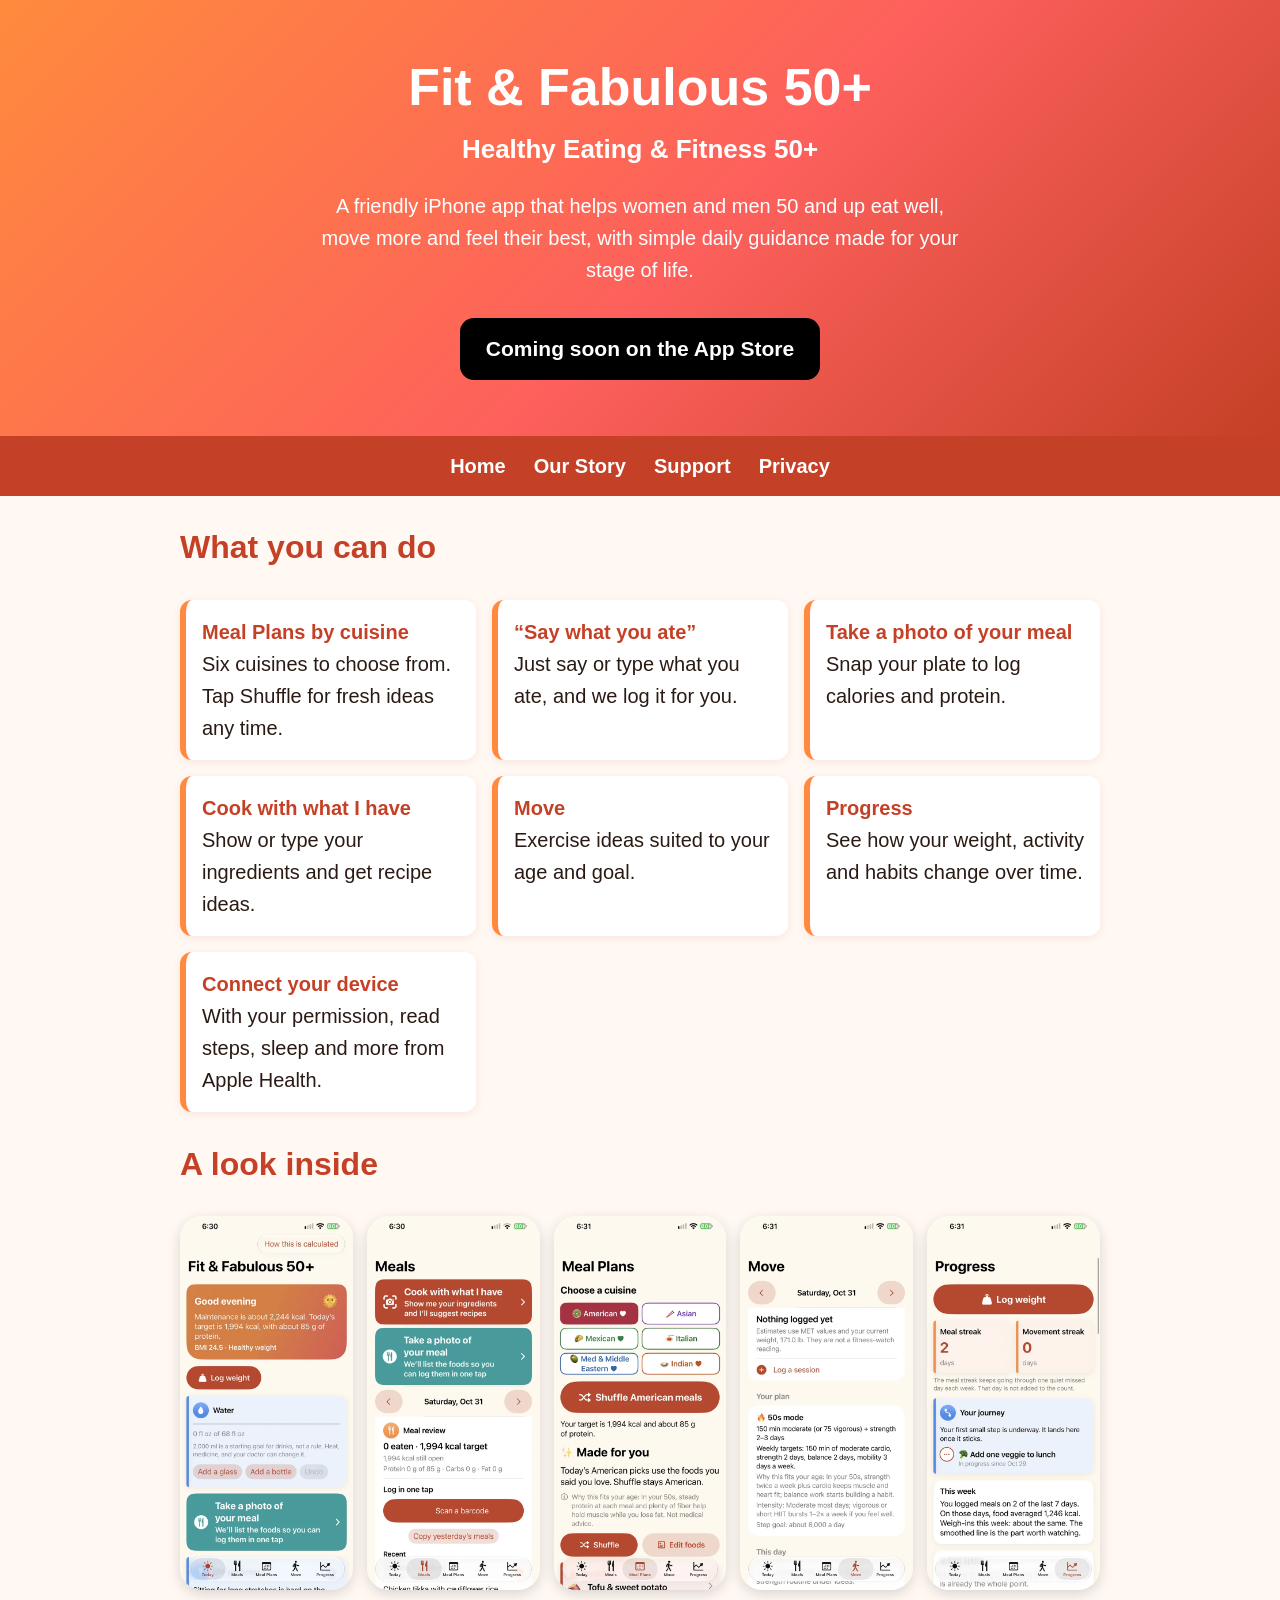
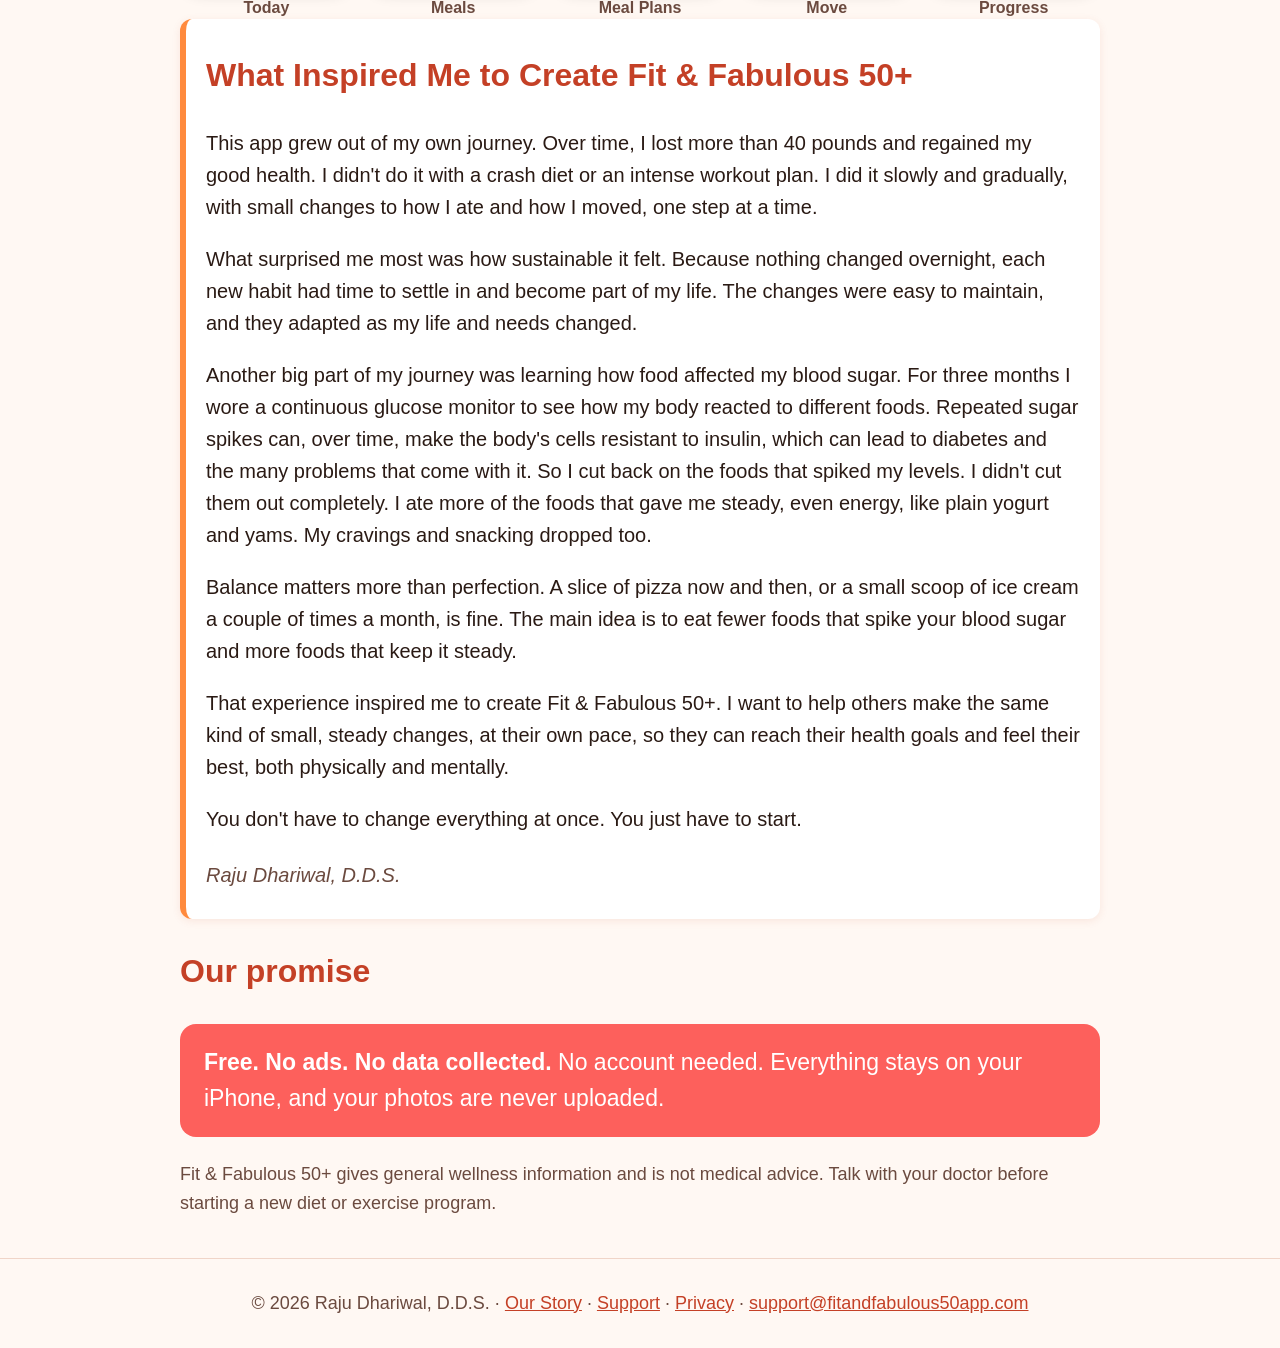
<file: index.html>
<!DOCTYPE html><html lang="en"><head><meta charset="utf-8"><meta name="viewport" content="width=device-width,initial-scale=1">
<title>Fit &amp; Fabulous 50+ – Healthy Eating &amp; Fitness 50+</title><meta name="description" content="A free, simple iPhone app to help women and men 50 and up eat well, move more and feel their best. No ads, no data collected.">
<link rel="stylesheet" href="/style.css"></head><body>
<header class="top"><div class="wrap"><h1>Fit &amp; Fabulous 50+</h1><div class="sub">Healthy Eating &amp; Fitness 50+</div>
<p>A friendly iPhone app that helps women and men 50 and up eat well, move more and feel their best, with simple daily guidance made for your stage of life.</p>
<span class="badge" role="img" aria-label="Coming soon on the App Store"> Coming soon on the App Store</span></div></header>
<nav><a href="/">Home</a><a href="#story">Our Story</a><a href="/support/">Support</a><a href="/privacy/">Privacy</a></nav>
<main class="wrap">
<h2>What you can do</h2><ul class="features">
<li><b>Meal Plans by cuisine</b>Six cuisines to choose from. Tap Shuffle for fresh ideas any time.</li>
<li><b>“Say what you ate”</b>Just say or type what you ate, and we log it for you.</li>
<li><b>Take a photo of your meal</b>Snap your plate to log calories and protein.</li>
<li><b>Cook with what I have</b>Show or type your ingredients and get recipe ideas.</li>
<li><b>Move</b>Exercise ideas suited to your age and goal.</li>
<li><b>Progress</b>See how your weight, activity and habits change over time.</li>
<li><b>Connect your device</b>With your permission, read steps, sleep and more from Apple Health.</li></ul>
<h2>A look inside</h2><div class="shots">
<figure><img src="/images/today.webp" alt="Today" width="600" height="1298" loading="lazy"><figcaption>Today</figcaption></figure>
<figure><img src="/images/meals.webp" alt="Meals" width="600" height="1298" loading="lazy"><figcaption>Meals</figcaption></figure>
<figure><img src="/images/mealplans.webp" alt="Meal Plans" width="600" height="1298" loading="lazy"><figcaption>Meal Plans</figcaption></figure>
<figure><img src="/images/move.webp" alt="Move" width="600" height="1298" loading="lazy"><figcaption>Move</figcaption></figure>
<figure><img src="/images/progress.webp" alt="Progress" width="600" height="1298" loading="lazy"><figcaption>Progress</figcaption></figure>
</div>
<section id="story" class="story">
<h2>What Inspired Me to Create Fit &amp; Fabulous 50+</h2>
<p>This app grew out of my own journey. Over time, I lost more than 40 pounds and regained my good health. I didn't do it with a crash diet or an intense workout plan. I did it slowly and gradually, with small changes to how I ate and how I moved, one step at a time.</p>
<p>What surprised me most was how sustainable it felt. Because nothing changed overnight, each new habit had time to settle in and become part of my life. The changes were easy to maintain, and they adapted as my life and needs changed.</p>
<p>Another big part of my journey was learning how food affected my blood sugar. For three months I wore a continuous glucose monitor to see how my body reacted to different foods. Repeated sugar spikes can, over time, make the body's cells resistant to insulin, which can lead to diabetes and the many problems that come with it. So I cut back on the foods that spiked my levels. I didn't cut them out completely. I ate more of the foods that gave me steady, even energy, like plain yogurt and yams. My cravings and snacking dropped too.</p>
<p>Balance matters more than perfection. A slice of pizza now and then, or a small scoop of ice cream a couple of times a month, is fine. The main idea is to eat fewer foods that spike your blood sugar and more foods that keep it steady.</p>
<p>That experience inspired me to create Fit &amp; Fabulous 50+. I want to help others make the same kind of small, steady changes, at their own pace, so they can reach their health goals and feel their best, both physically and mentally.</p>
<p>You don't have to change everything at once. You just have to start.</p>
<p class="signature"><em>Raju Dhariwal, D.D.S.</em></p>
</section>
<h2>Our promise</h2><p class="promise"><strong>Free. No ads. No data collected.</strong> No account needed. Everything stays on your iPhone, and your photos are never uploaded.</p>
<p class="note">Fit &amp; Fabulous 50+ gives general wellness information and is not medical advice. Talk with your doctor before starting a new diet or exercise program.</p>
</main><footer>© 2026 Raju Dhariwal, D.D.S. · <a href="#story">Our Story</a> · <a href="/support/">Support</a> · <a href="/privacy/">Privacy</a> · <a href="mailto:support@fitandfabulous50app.com">support@fitandfabulous50app.com</a></footer></body></html>
</file>
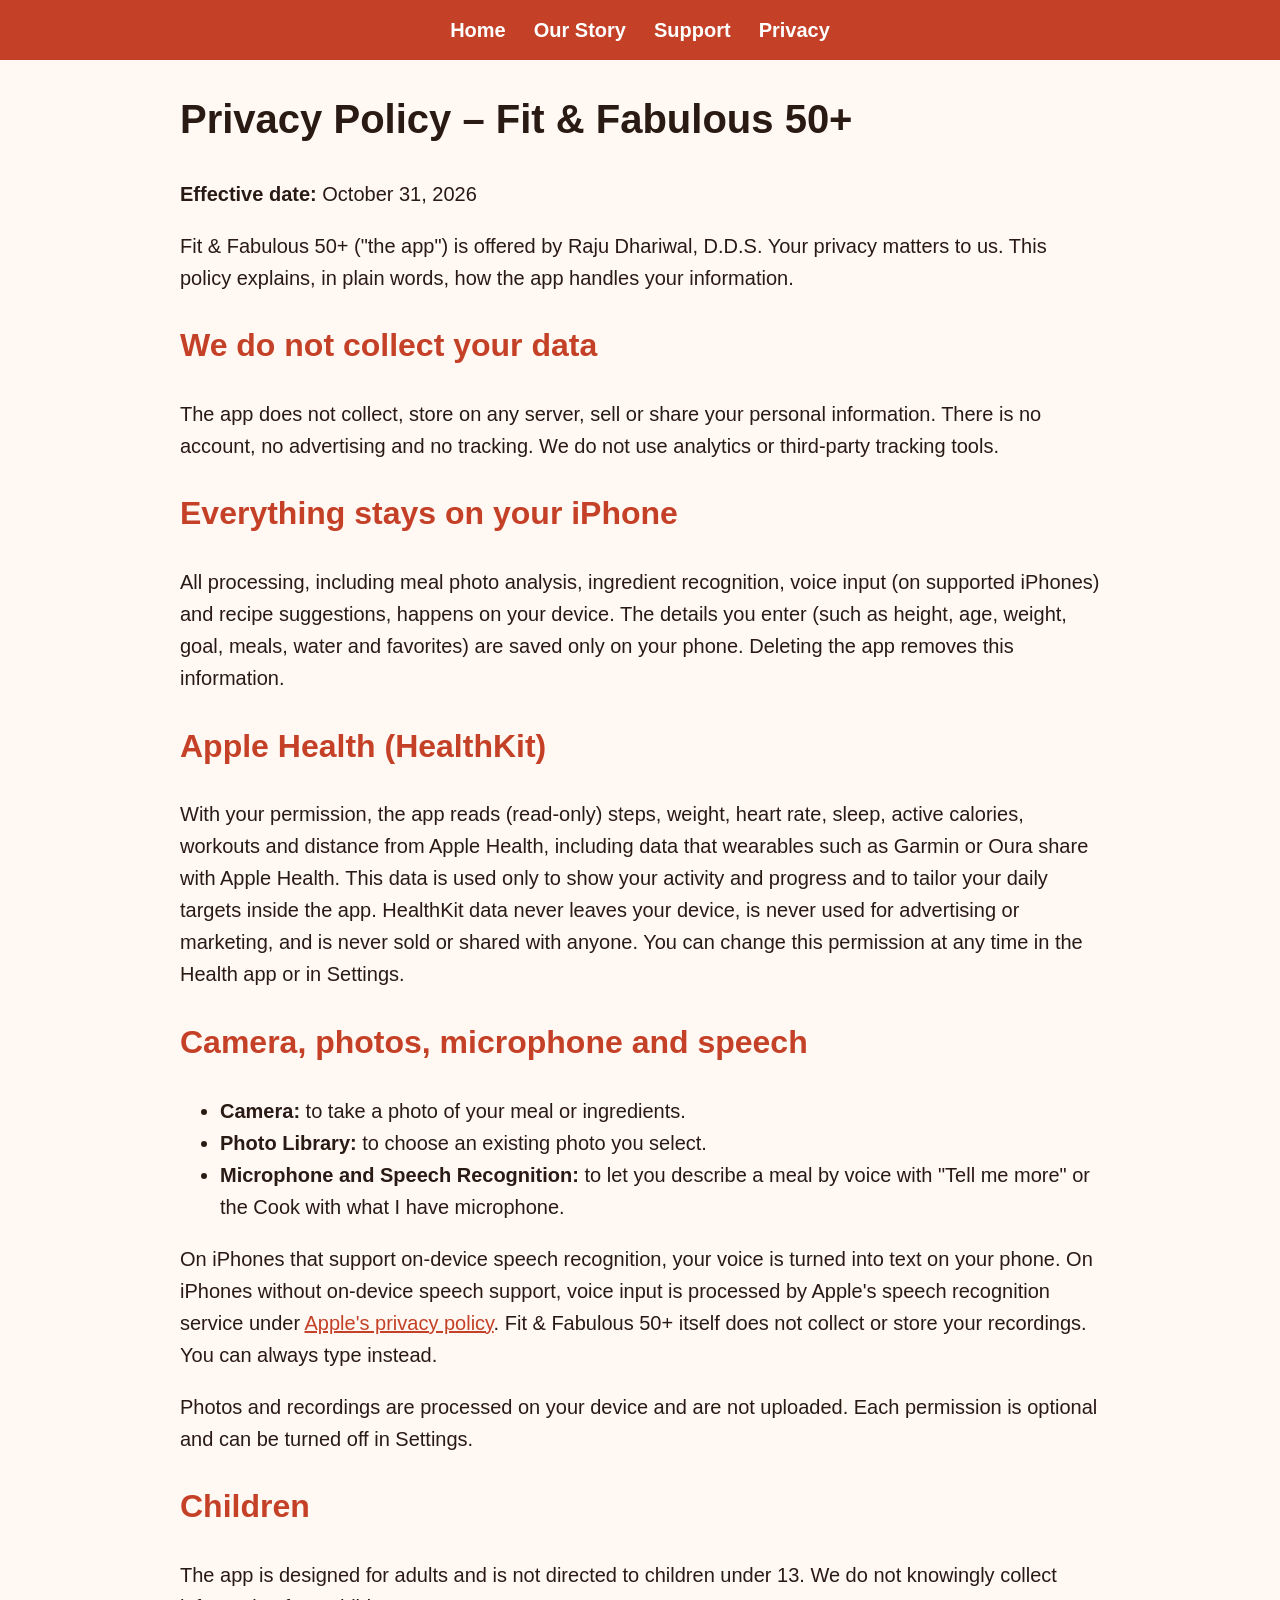
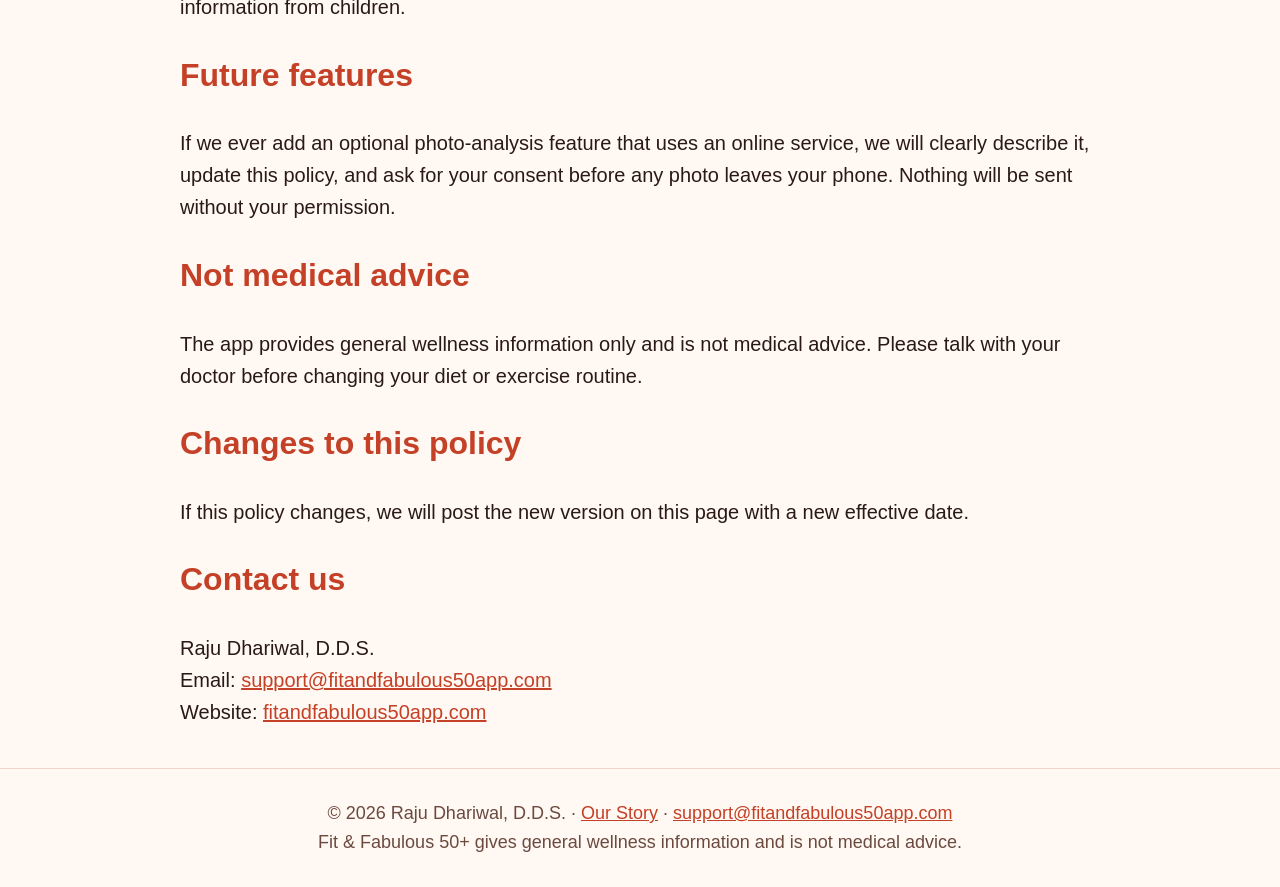
<file: privacy/index.html>
<!DOCTYPE html><html lang="en"><head><meta charset="utf-8"><meta name="viewport" content="width=device-width,initial-scale=1">
<title>Privacy Policy – Fit &amp; Fabulous 50+</title>
<link rel="stylesheet" href="/style.css"></head><body><nav><a href="/">Home</a><a href="/#story">Our Story</a><a href="/support/">Support</a><a href="/privacy/">Privacy</a></nav><main class="wrap">
<h1>Privacy Policy – Fit &amp; Fabulous 50+</h1>
<p><strong>Effective date:</strong> October 31, 2026</p>
<p>Fit &amp; Fabulous 50+ ("the app") is offered by Raju Dhariwal, D.D.S. Your privacy matters to us. This policy explains, in plain words, how the app handles your information.</p>
<h2>We do not collect your data</h2>
<p>The app does not collect, store on any server, sell or share your personal information. There is no account, no advertising and no tracking. We do not use analytics or third-party tracking tools.</p>
<h2>Everything stays on your iPhone</h2>
<p>All processing, including meal photo analysis, ingredient recognition, voice input (on supported iPhones) and recipe suggestions, happens on your device. The details you enter (such as height, age, weight, goal, meals, water and favorites) are saved only on your phone. Deleting the app removes this information.</p>
<h2>Apple Health (HealthKit)</h2>
<p>With your permission, the app reads (read-only) steps, weight, heart rate, sleep, active calories, workouts and distance from Apple Health, including data that wearables such as Garmin or Oura share with Apple Health. This data is used only to show your activity and progress and to tailor your daily targets inside the app. HealthKit data never leaves your device, is never used for advertising or marketing, and is never sold or shared with anyone. You can change this permission at any time in the Health app or in Settings.</p>
<h2>Camera, photos, microphone and speech</h2>
<ul><li><strong>Camera:</strong> to take a photo of your meal or ingredients.</li>
<li><strong>Photo Library:</strong> to choose an existing photo you select.</li>
<li><strong>Microphone and Speech Recognition:</strong> to let you describe a meal by voice with "Tell me more" or the Cook with what I have microphone.</li></ul>
<p>On iPhones that support on-device speech recognition, your voice is turned into text on your phone. On iPhones without on-device speech support, voice input is processed by Apple's speech recognition service under <a href="https://www.apple.com/legal/privacy/">Apple's privacy policy</a>. Fit &amp; Fabulous 50+ itself does not collect or store your recordings. You can always type instead.</p>
<p>Photos and recordings are processed on your device and are not uploaded. Each permission is optional and can be turned off in Settings.</p>
<h2>Children</h2>
<p>The app is designed for adults and is not directed to children under 13. We do not knowingly collect information from children.</p>
<h2>Future features</h2>
<p>If we ever add an optional photo-analysis feature that uses an online service, we will clearly describe it, update this policy, and ask for your consent before any photo leaves your phone. Nothing will be sent without your permission.</p>
<h2>Not medical advice</h2>
<p>The app provides general wellness information only and is not medical advice. Please talk with your doctor before changing your diet or exercise routine.</p>
<h2>Changes to this policy</h2>
<p>If this policy changes, we will post the new version on this page with a new effective date.</p>
<h2>Contact us</h2>
<p>Raju Dhariwal, D.D.S.<br>Email: <a href="mailto:support@fitandfabulous50app.com">support@fitandfabulous50app.com</a><br>Website: <a href="https://fitandfabulous50app.com">fitandfabulous50app.com</a></p>

</main><footer>© 2026 Raju Dhariwal, D.D.S. · <a href="/#story">Our Story</a> · <a href="mailto:support@fitandfabulous50app.com">support@fitandfabulous50app.com</a><br>Fit &amp; Fabulous 50+ gives general wellness information and is not medical advice.</footer></body></html>
</file>
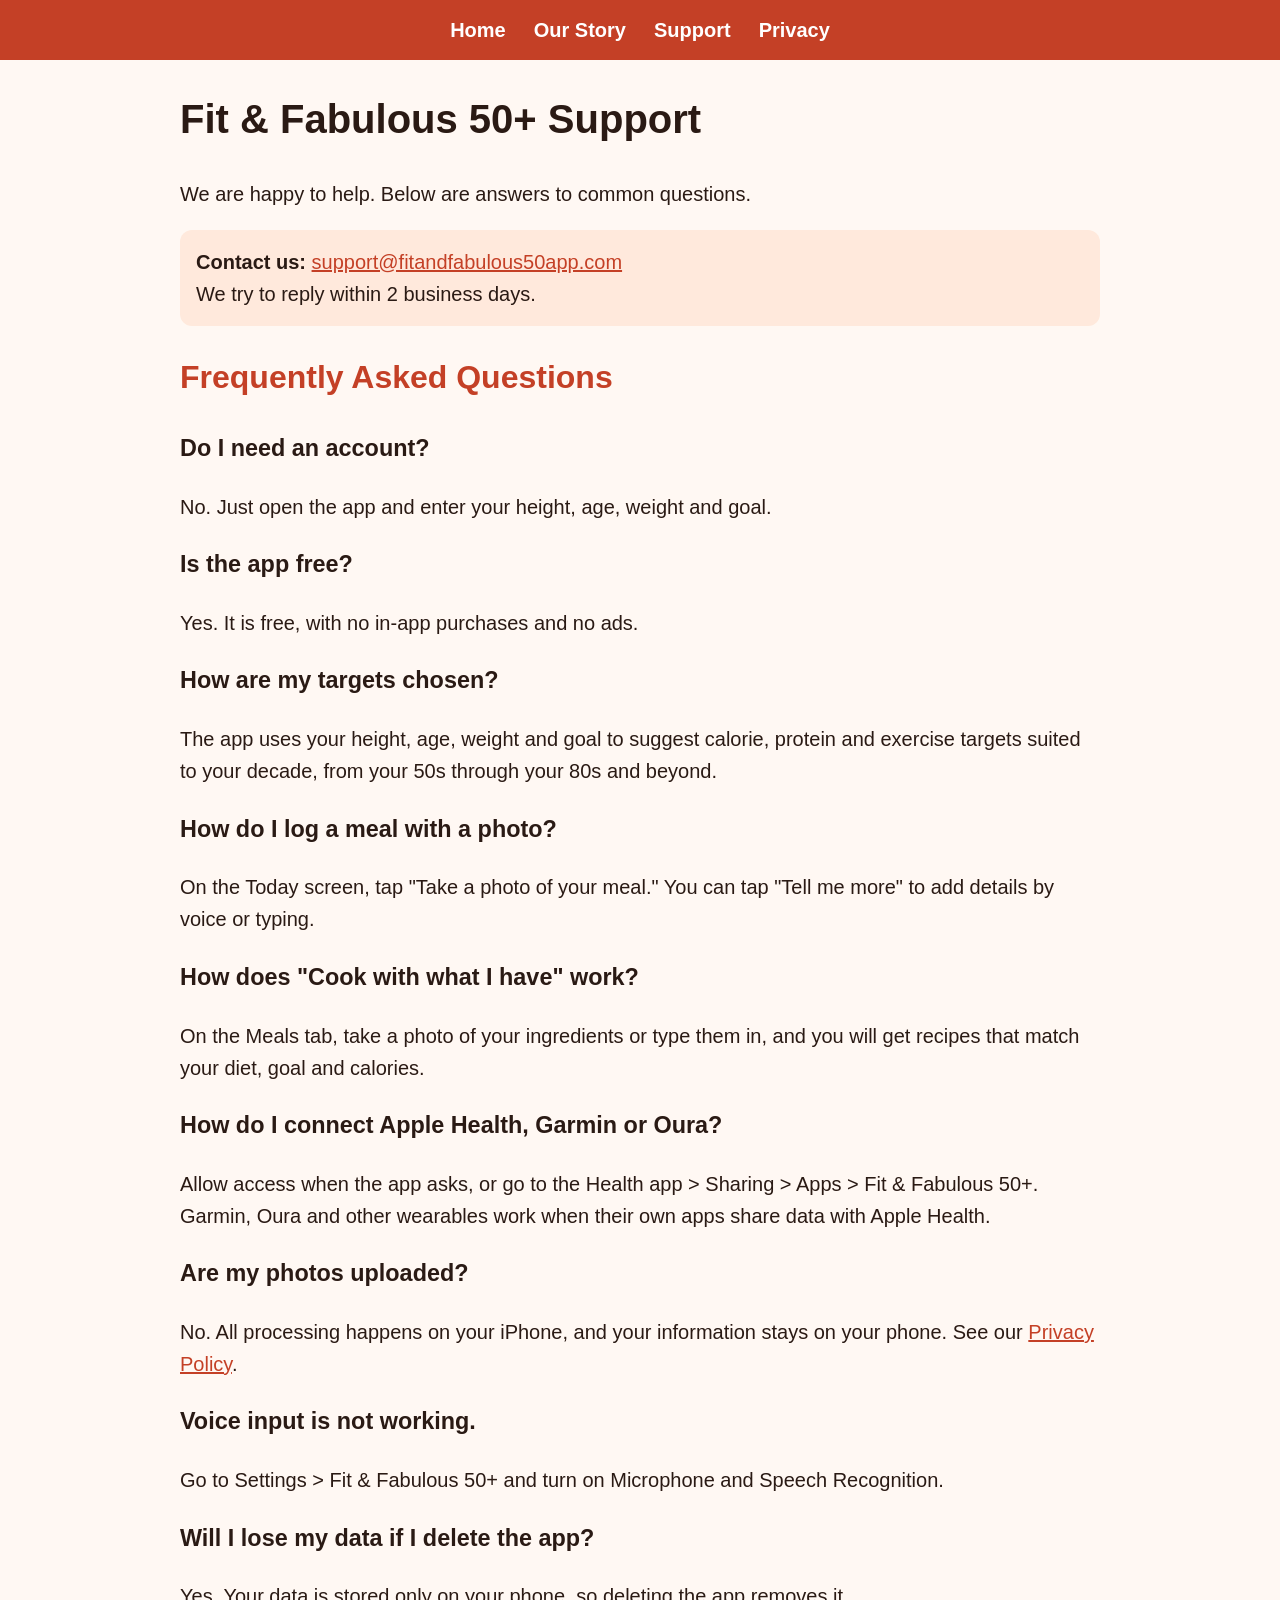
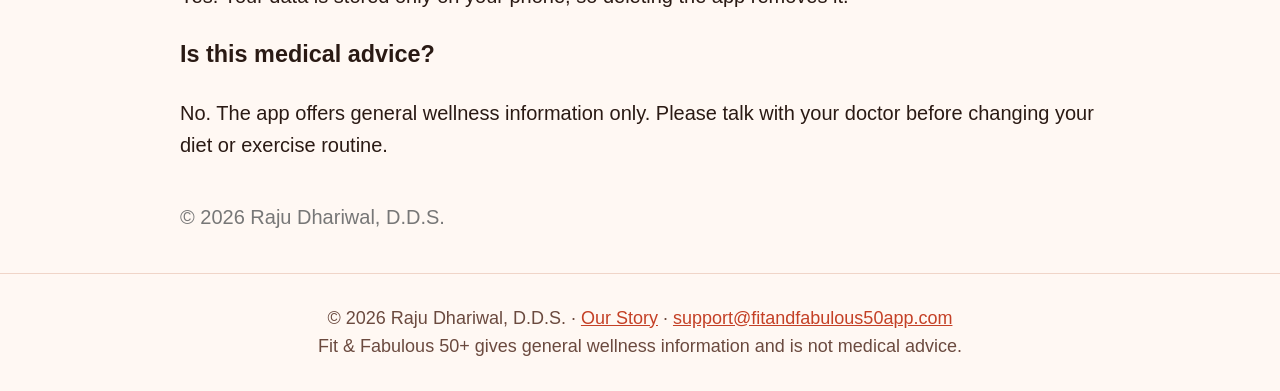
<file: support/index.html>
<!DOCTYPE html><html lang="en"><head><meta charset="utf-8"><meta name="viewport" content="width=device-width,initial-scale=1">
<title>Support – Fit &amp; Fabulous 50+</title>
<link rel="stylesheet" href="/style.css"></head><body><nav><a href="/">Home</a><a href="/#story">Our Story</a><a href="/support/">Support</a><a href="/privacy/">Privacy</a></nav><main class="wrap">
<h1>Fit &amp; Fabulous 50+ Support</h1>
<p>We are happy to help. Below are answers to common questions.</p>
<div class="box"><strong>Contact us:</strong> <a href="mailto:support@fitandfabulous50app.com">support@fitandfabulous50app.com</a><br>We try to reply within 2 business days.</div>
<h2>Frequently Asked Questions</h2>
<h3>Do I need an account?</h3><p>No. Just open the app and enter your height, age, weight and goal.</p>
<h3>Is the app free?</h3><p>Yes. It is free, with no in-app purchases and no ads.</p>
<h3>How are my targets chosen?</h3><p>The app uses your height, age, weight and goal to suggest calorie, protein and exercise targets suited to your decade, from your 50s through your 80s and beyond.</p>
<h3>How do I log a meal with a photo?</h3><p>On the Today screen, tap "Take a photo of your meal." You can tap "Tell me more" to add details by voice or typing.</p>
<h3>How does "Cook with what I have" work?</h3><p>On the Meals tab, take a photo of your ingredients or type them in, and you will get recipes that match your diet, goal and calories.</p>
<h3>How do I connect Apple Health, Garmin or Oura?</h3><p>Allow access when the app asks, or go to the Health app &gt; Sharing &gt; Apps &gt; Fit &amp; Fabulous 50+. Garmin, Oura and other wearables work when their own apps share data with Apple Health.</p>
<h3>Are my photos uploaded?</h3><p>No. All processing happens on your iPhone, and your information stays on your phone. See our <a href="/privacy/">Privacy Policy</a>.</p>
<h3>Voice input is not working.</h3><p>Go to Settings &gt; Fit &amp; Fabulous 50+ and turn on Microphone and Speech Recognition.</p>
<h3>Will I lose my data if I delete the app?</h3><p>Yes. Your data is stored only on your phone, so deleting the app removes it.</p>
<h3>Is this medical advice?</h3><p>No. The app offers general wellness information only. Please talk with your doctor before changing your diet or exercise routine.</p>
<p style="margin-top:2em;color:#777">© 2026 Raju Dhariwal, D.D.S.</p>

</main><footer>© 2026 Raju Dhariwal, D.D.S. · <a href="/#story">Our Story</a> · <a href="mailto:support@fitandfabulous50app.com">support@fitandfabulous50app.com</a><br>Fit &amp; Fabulous 50+ gives general wellness information and is not medical advice.</footer></body></html>
</file>
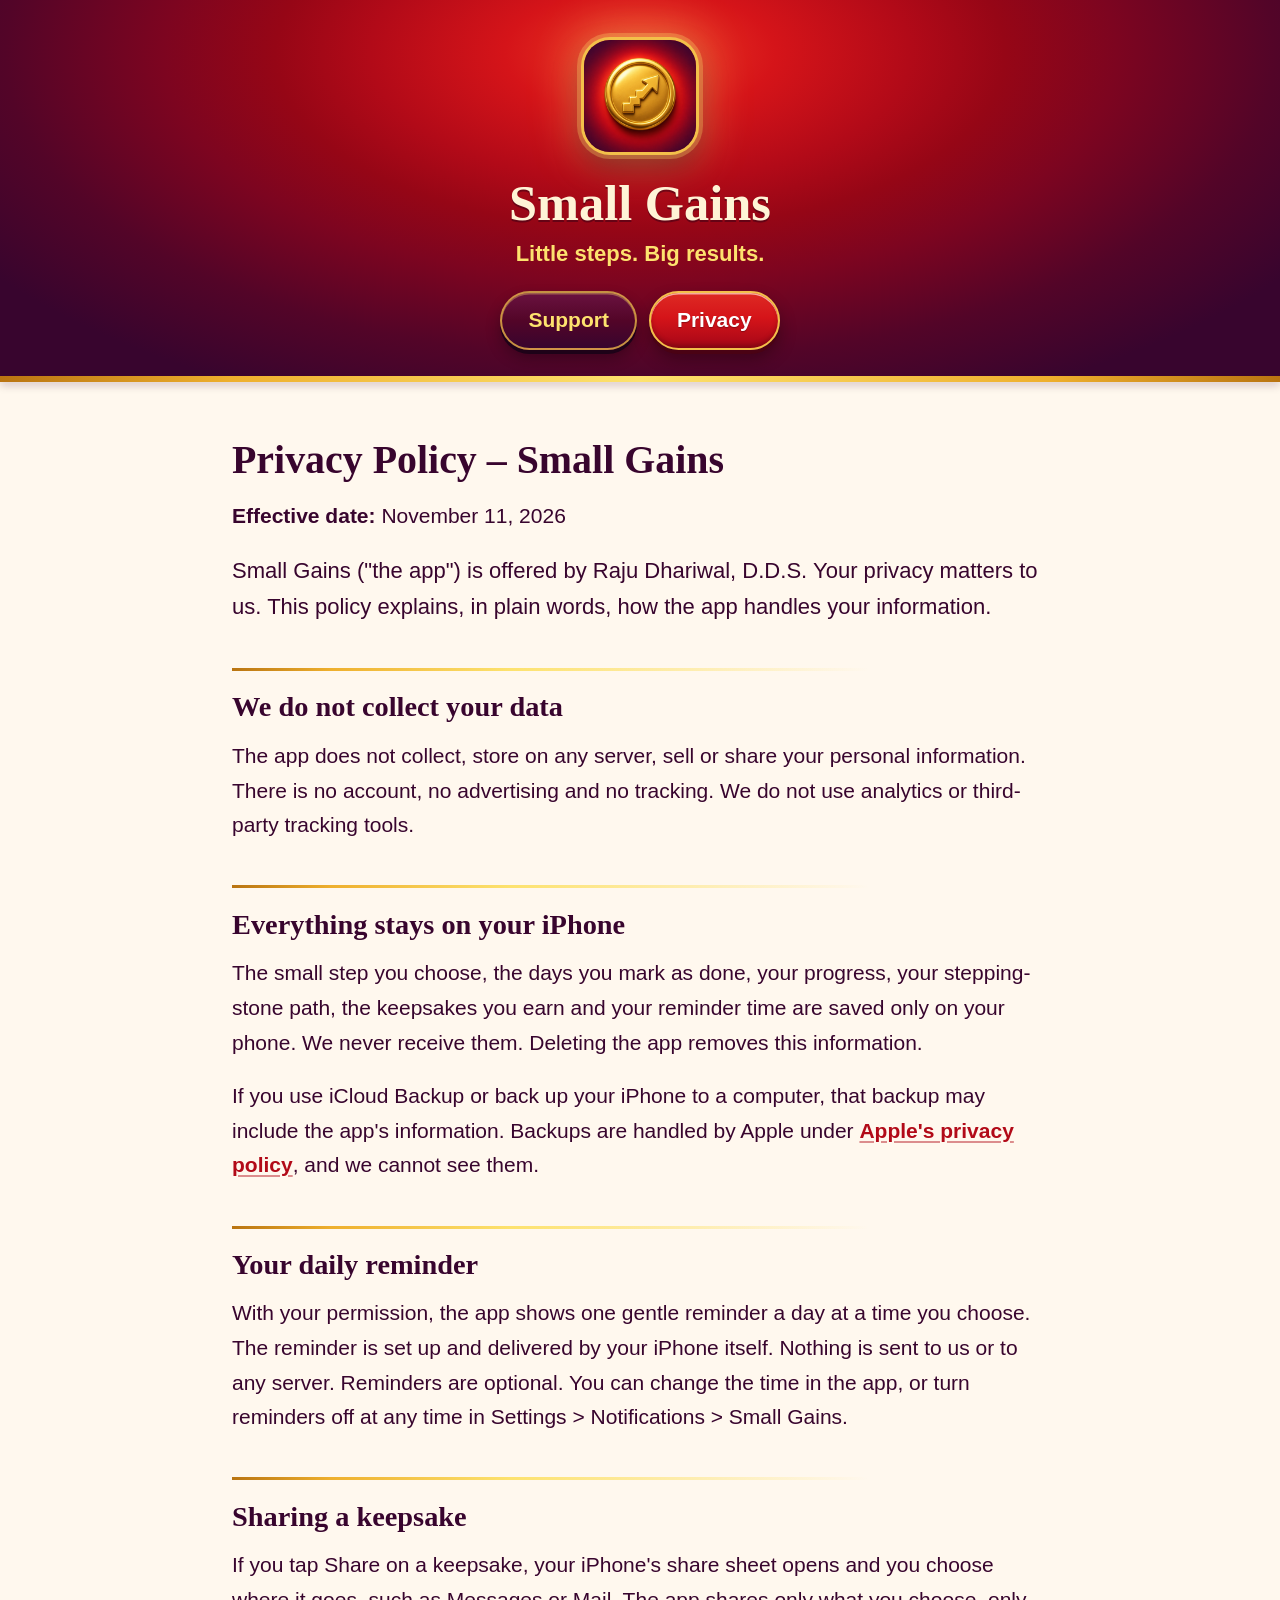
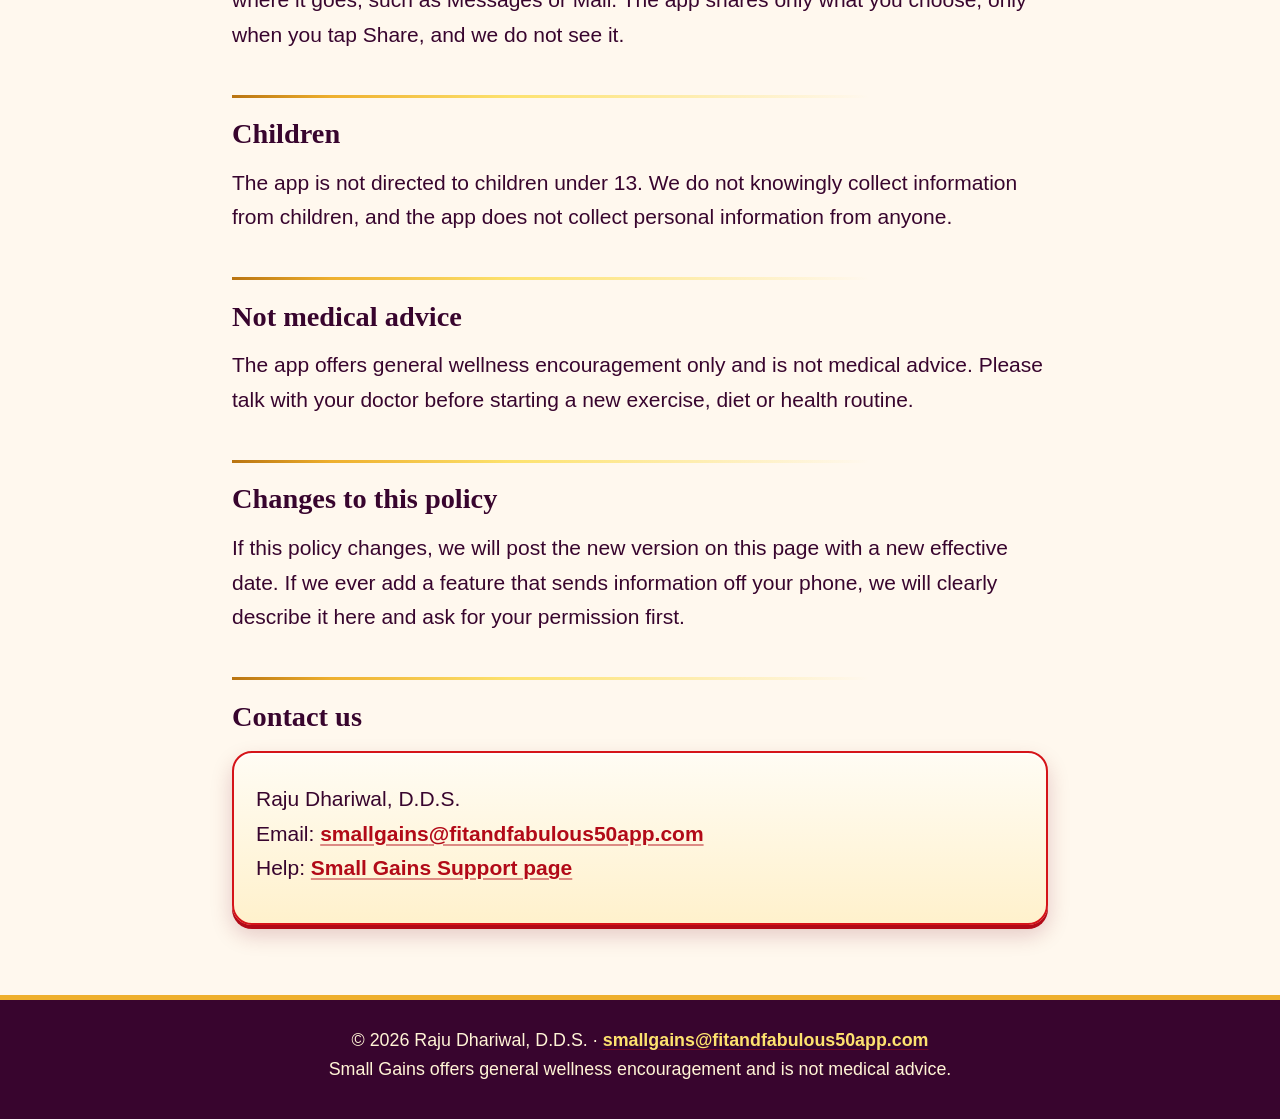
<file: smallgains/privacy/index.html>
<!DOCTYPE html><html lang="en"><head><meta charset="utf-8"><meta name="viewport" content="width=device-width,initial-scale=1">
<title>Privacy Policy – Small Gains</title>
<meta name="description" content="Privacy Policy for the Small Gains iPhone app. No account, no ads, no tracking. Your information stays on your iPhone.">
<link rel="icon" type="image/png" sizes="32x32" href="/smallgains/favicon-32.png"><link rel="apple-touch-icon" href="/smallgains/apple-touch-icon.png"><link rel="stylesheet" href="/smallgains/style.css"><meta name="theme-color" content="#38052E"></head><body>
<header class="top"><div class="sky"><img class="icon" src="/smallgains/icon-192.png" width="104" height="104" alt="Small Gains app icon: a golden coin with a rising step arrow"></div><div class="band"><p class="name">Small Gains</p><p class="tag">Little steps. Big results.</p><nav><a href="/smallgains/support/">Support</a><a href="/smallgains/privacy/" aria-current="page">Privacy</a></nav></div></header>
<main class="wrap">
<h1>Privacy Policy – Small Gains</h1>
<p><strong>Effective date:</strong> November 11, 2026</p>
<p class="lead">Small Gains ("the app") is offered by Raju Dhariwal, D.D.S. Your privacy matters to us. This policy explains, in plain words, how the app handles your information.</p>

<h2>We do not collect your data</h2>
<p>The app does not collect, store on any server, sell or share your personal information. There is no account, no advertising and no tracking. We do not use analytics or third-party tracking tools.</p>

<h2>Everything stays on your iPhone</h2>
<p>The small step you choose, the days you mark as done, your progress, your stepping-stone path, the keepsakes you earn and your reminder time are saved only on your phone. We never receive them. Deleting the app removes this information.</p>
<p>If you use iCloud Backup or back up your iPhone to a computer, that backup may include the app's information. Backups are handled by Apple under <a href="https://www.apple.com/legal/privacy/">Apple's privacy policy</a>, and we cannot see them.</p>

<h2>Your daily reminder</h2>
<p>With your permission, the app shows one gentle reminder a day at a time you choose. The reminder is set up and delivered by your iPhone itself. Nothing is sent to us or to any server. Reminders are optional. You can change the time in the app, or turn reminders off at any time in Settings &gt; Notifications &gt; Small Gains.</p>

<h2>Sharing a keepsake</h2>
<p>If you tap Share on a keepsake, your iPhone's share sheet opens and you choose where it goes, such as Messages or Mail. The app shares only what you choose, only when you tap Share, and we do not see it.</p>

<h2>Children</h2>
<p>The app is not directed to children under 13. We do not knowingly collect information from children, and the app does not collect personal information from anyone.</p>

<h2>Not medical advice</h2>
<p>The app offers general wellness encouragement only and is not medical advice. Please talk with your doctor before starting a new exercise, diet or health routine.</p>

<h2>Changes to this policy</h2>
<p>If this policy changes, we will post the new version on this page with a new effective date. If we ever add a feature that sends information off your phone, we will clearly describe it here and ask for your permission first.</p>

<h2>Contact us</h2>
<div class="card contact"><p>Raju Dhariwal, D.D.S.<br>Email: <a href="mailto:smallgains@fitandfabulous50app.com">smallgains<wbr>@fitandfabulous50app.com</a><br>Help: <a href="/smallgains/support/">Small Gains Support page</a></p></div>
</main>
<footer>© 2026 Raju Dhariwal, D.D.S. · <a href="mailto:smallgains@fitandfabulous50app.com">smallgains<wbr>@fitandfabulous50app.com</a><br>Small Gains offers general wellness encouragement and is not medical advice.</footer></body></html>
</file>
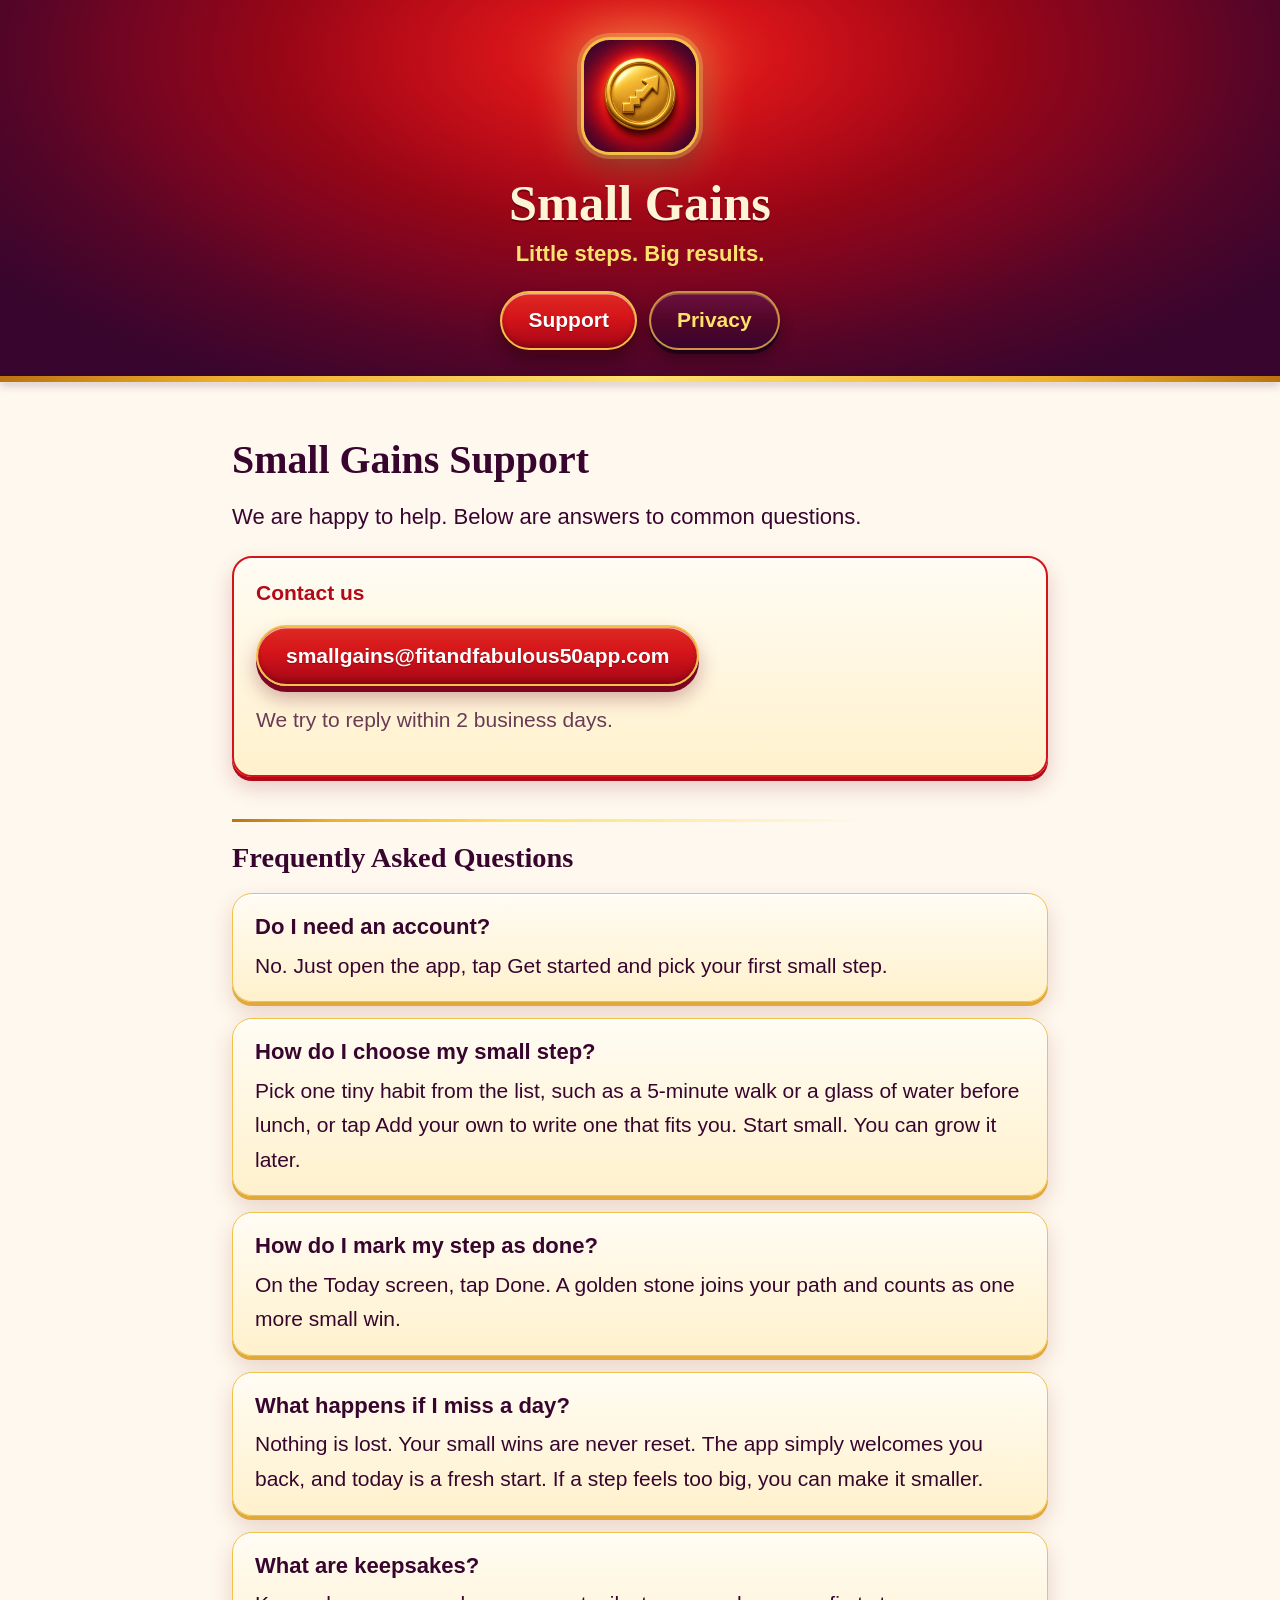
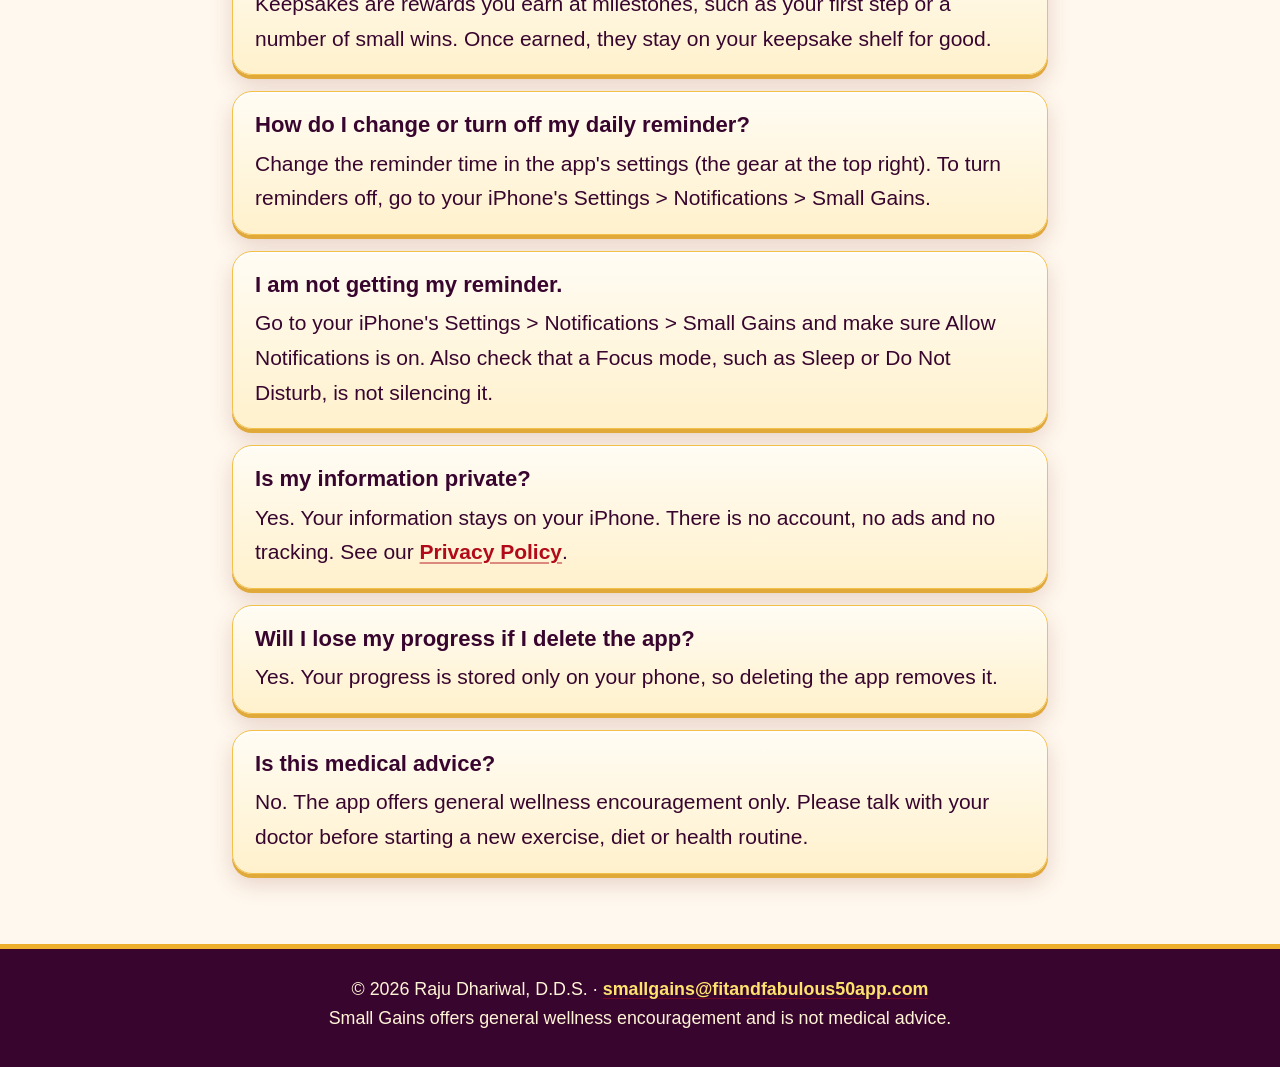
<file: smallgains/support/index.html>
<!DOCTYPE html><html lang="en"><head><meta charset="utf-8"><meta name="viewport" content="width=device-width,initial-scale=1">
<title>Support – Small Gains</title>
<meta name="description" content="Help and answers for the Small Gains iPhone app, and how to contact us.">
<link rel="icon" type="image/png" sizes="32x32" href="/smallgains/favicon-32.png"><link rel="apple-touch-icon" href="/smallgains/apple-touch-icon.png"><link rel="stylesheet" href="/smallgains/style.css"><meta name="theme-color" content="#38052E"></head><body>
<header class="top"><div class="sky"><img class="icon" src="/smallgains/icon-192.png" width="104" height="104" alt="Small Gains app icon: a golden coin with a rising step arrow"></div><div class="band"><p class="name">Small Gains</p><p class="tag">Little steps. Big results.</p><nav><a href="/smallgains/support/" aria-current="page">Support</a><a href="/smallgains/privacy/">Privacy</a></nav></div></header>
<main class="wrap">
<h1>Small Gains Support</h1>
<p class="lead">We are happy to help. Below are answers to common questions.</p>
<div class="card contact"><p class="label">Contact us</p><a class="btn" href="mailto:smallgains@fitandfabulous50app.com?subject=Small%20Gains%20help">smallgains<wbr>@fitandfabulous50app.com</a><p class="muted">We try to reply within 2 business days.</p></div>

<h2>Frequently Asked Questions</h2>
<div class="faq">
<div class="card"><h3>Do I need an account?</h3><p>No. Just open the app, tap Get started and pick your first small step.</p></div>
<div class="card"><h3>How do I choose my small step?</h3><p>Pick one tiny habit from the list, such as a 5-minute walk or a glass of water before lunch, or tap Add your own to write one that fits you. Start small. You can grow it later.</p></div>
<div class="card"><h3>How do I mark my step as done?</h3><p>On the Today screen, tap Done. A golden stone joins your path and counts as one more small win.</p></div>
<div class="card"><h3>What happens if I miss a day?</h3><p>Nothing is lost. Your small wins are never reset. The app simply welcomes you back, and today is a fresh start. If a step feels too big, you can make it smaller.</p></div>
<div class="card"><h3>What are keepsakes?</h3><p>Keepsakes are rewards you earn at milestones, such as your first step or a number of small wins. Once earned, they stay on your keepsake shelf for good.</p></div>
<div class="card"><h3>How do I change or turn off my daily reminder?</h3><p>Change the reminder time in the app's settings (the gear at the top right). To turn reminders off, go to your iPhone's Settings &gt; Notifications &gt; Small Gains.</p></div>
<div class="card"><h3>I am not getting my reminder.</h3><p>Go to your iPhone's Settings &gt; Notifications &gt; Small Gains and make sure Allow Notifications is on. Also check that a Focus mode, such as Sleep or Do Not Disturb, is not silencing it.</p></div>
<div class="card"><h3>Is my information private?</h3><p>Yes. Your information stays on your iPhone. There is no account, no ads and no tracking. See our <a href="/smallgains/privacy/">Privacy Policy</a>.</p></div>
<div class="card"><h3>Will I lose my progress if I delete the app?</h3><p>Yes. Your progress is stored only on your phone, so deleting the app removes it.</p></div>
<div class="card"><h3>Is this medical advice?</h3><p>No. The app offers general wellness encouragement only. Please talk with your doctor before starting a new exercise, diet or health routine.</p></div>
</div>
</main>
<footer>© 2026 Raju Dhariwal, D.D.S. · <a href="mailto:smallgains@fitandfabulous50app.com">smallgains<wbr>@fitandfabulous50app.com</a><br>Small Gains offers general wellness encouragement and is not medical advice.</footer></body></html>
</file>
<file: style.css>
*{box-sizing:border-box}html{-webkit-text-size-adjust:100%}body{margin:0;font-family:-apple-system,"Segoe UI",Helvetica,Arial,sans-serif;font-size:20px;line-height:1.6;color:#2a1a14;background:#fff8f3;overflow-x:hidden}
img{max-width:100%;height:auto}a{color:#C44026;overflow-wrap:break-word}.wrap{max-width:960px;margin:0 auto;padding:0 20px}
header.top{background:linear-gradient(135deg,#FF8A3D,#FD605C 55%,#C44026);color:#fff;padding:48px 0 56px;text-align:center}
header.top h1{font-size:2.6em;margin:.2em 0;line-height:1.15}header.top .sub{font-size:1.3em;font-weight:600}header.top p{max-width:640px;margin:1em auto}
nav{background:#C44026;text-align:center;padding:10px 8px}nav a{color:#fff;display:inline-block;margin:4px 14px;font-weight:600;text-decoration:none}
.badge{display:inline-block;background:#000;color:#fff;border-radius:14px;padding:14px 26px;font-weight:700;font-size:1.05em;margin-top:12px}
h2{color:#C44026;font-size:1.6em}.features{list-style:none;padding:0;display:grid;grid-template-columns:repeat(auto-fit,minmax(260px,1fr));gap:16px}
.features li{background:#fff;border-left:6px solid #FF8A3D;border-radius:12px;padding:16px;box-shadow:0 2px 8px rgba(196,64,38,.1)}.features b{display:block;color:#C44026}
.shots{display:grid;grid-template-columns:repeat(2,minmax(0,1fr));gap:16px 14px}.shots figure{margin:0}.shots figure:last-child{grid-column:1 / -1;justify-self:center;width:calc((100% - 14px) / 2)}
.shots img{display:block;width:100%;height:auto;aspect-ratio:600/1298;object-fit:contain;object-position:top center;border-radius:22px;box-shadow:0 4px 14px rgba(0,0,0,.15);background:#fff}
.shots figcaption{text-align:center;font-size:.8em;font-weight:600;line-height:1.3;color:#6b4a3f;margin-top:8px}
@media(min-width:900px){.shots{grid-template-columns:repeat(5,minmax(0,1fr))}.shots figure:last-child{grid-column:auto;justify-self:stretch;width:auto}}
.story{background:#fff;border-left:6px solid #FF8A3D;border-radius:12px;padding:4px 20px 8px;box-shadow:0 2px 8px rgba(196,64,38,.1);overflow-wrap:break-word}
.story .signature{font-style:italic;color:#6b4a3f;margin-top:1.2em}
.promise{background:#FD605C;color:#fff;border-radius:16px;padding:20px 24px;font-size:1.15em}
.note,footer{font-size:.9em;color:#6b4a3f}footer{text-align:center;padding:30px 20px;border-top:1px solid #f0d5c8;margin-top:40px}
.box{background:#ffe9dc;padding:16px;border-radius:12px}main{padding:20px 0}
@media(max-width:600px){body{font-size:19px}header.top h1{font-size:2em}}
</file>
<file: smallgains/style.css>
/* Small Gains – "Golden Coin" scheme, matching the app's theme_coin.css and the app icon.
   Crimson #D51419, deep crimson #B20A18, plum #38052E, gold #EEAF2D, light gold #FDE26E.
   Self-contained: does not touch the Fit & Fabulous 50+ /style.css */
:root{
  --crimson-hi:#DE2A24;--crimson:#D51419;--crimson-deep:#B20A18;--crimson-dark:#7D0520;
  --plum:#38052E;--plum-mid:#530528;
  --gold:#EEAF2D;--gold-hi:#FDE26E;--gold-rim:#F3C04A;--gold-deep:#B97411;
  --cream:#FFF8EE;--ivory:#FFF4D6;
}
*{box-sizing:border-box}
html{-webkit-text-size-adjust:100%}
body{margin:0;font-family:-apple-system,BlinkMacSystemFont,"Segoe UI",Helvetica,Arial,sans-serif;font-size:21px;line-height:1.65;color:var(--plum);background:var(--cream);overflow-x:hidden}
a{color:var(--crimson-deep);font-weight:600;overflow-wrap:break-word;text-decoration-color:rgba(178,10,24,.45);text-underline-offset:3px}
a:hover{color:var(--crimson-dark);text-decoration-color:currentColor}
img{max-width:100%;height:auto}
.wrap{max-width:860px;margin:0 auto;padding:0 22px}
h1,h2,header.top .name{font-family:ui-serif,"New York",Georgia,"Times New Roman",serif}

/* Hero: the icon's crimson glow fading into plum, with a gold rule beneath */
header.top{position:relative;text-align:center;color:var(--ivory);
  background:radial-gradient(ellipse 62% 100% at 50% 14%,#EE3A26 0%,var(--crimson) 17%,var(--crimson-deep) 34%,#960616 46%,var(--crimson-dark) 60%,var(--plum-mid) 80%,var(--plum) 100%)}
header.top::after{content:"";display:block;height:6px;background:linear-gradient(90deg,var(--gold-deep),var(--gold) 18%,var(--gold-hi) 50%,var(--gold) 82%,var(--gold-deep));box-shadow:0 3px 8px rgba(56,5,46,.25)}
header.top .sky{padding:40px 0 0}
header.top .icon{width:112px;height:112px;border-radius:26px;display:block;margin:0 auto 22px;
  box-shadow:0 0 0 3px var(--gold-rim),0 0 0 7px rgba(253,226,110,.28),0 0 44px 10px rgba(253,226,110,.38),0 14px 28px rgba(30,0,20,.5)}
header.top .band{padding:2px 16px 26px}
header.top .name{font-size:2.4em;font-weight:700;margin:0;line-height:1.1;color:var(--ivory);text-shadow:0 2px 0 rgba(40,0,20,.45)}
header.top .tag{font-weight:700;color:var(--gold-hi);margin:.2em 0 .85em;font-size:1.05em}

/* Raised glossy pills: plum with gold text, current page in crimson; both with a gold rim */
nav{display:flex;justify-content:center;flex-wrap:wrap;gap:12px}
nav a{display:inline-block;padding:10px 26px;border-radius:999px;color:var(--gold-hi);font-weight:700;text-decoration:none;border:2px solid rgba(243,192,74,.75);
  background:linear-gradient(180deg,#6A1240 0%,var(--plum-mid) 50%,var(--plum) 100%);
  box-shadow:inset 0 1.5px 0 rgba(253,226,110,.35),0 4px 0 #1E0218,0 8px 14px rgba(20,0,14,.4)}
nav a:hover{color:#fff}
nav a[aria-current="page"]{color:#fff;border-color:var(--gold-rim);text-shadow:0 1px 1px rgba(70,0,12,.45);
  background:linear-gradient(180deg,var(--crimson-hi) 0%,var(--crimson) 45%,var(--crimson-deep) 85%,#9C0815 100%);
  box-shadow:inset 0 1.5px 0 rgba(255,214,200,.75),inset 0 -3px 4px rgba(60,0,12,.28),0 4px 0 #4A0214,0 9px 16px rgba(30,0,10,.45)}

main.wrap{padding-top:46px;padding-bottom:10px}
h1{font-size:1.9em;line-height:1.2;margin:.2em 0 .4em;color:var(--plum)}
/* Gold section dividers */
h2{font-size:1.35em;color:var(--plum);margin:1.5em 0 .45em;line-height:1.3;padding-top:.75em;
  background:linear-gradient(90deg,var(--gold-deep) 0,var(--gold) 12%,var(--gold-hi) 34%,rgba(253,226,110,0) 78%) top left/100% 3px no-repeat}
h3{font-size:1.05em;margin:0 0 .3em;line-height:1.35;color:var(--plum)}
p{margin:.5em 0 .9em}
ul{padding-left:1.2em}li{margin:.35em 0}
li::marker{color:var(--crimson)}
.lead{font-size:1.05em}
strong{color:var(--plum)}

/* Raised 3D cards, warm ivory with a gold rim */
.card{background:linear-gradient(180deg,#FFFCF4 0%,#FFF1CC 100%);border-radius:20px;padding:18px 22px;margin:16px 0;border:1.5px solid var(--gold-rim);
  box-shadow:inset 0 2px 0 rgba(255,255,255,.9),0 4px 0 #E0A93A,0 10px 22px rgba(120,40,30,.18)}
.contact{border:2px solid var(--crimson);box-shadow:inset 0 2px 0 rgba(255,255,255,.9),0 4px 0 var(--crimson-deep),0 10px 22px rgba(120,10,30,.2)}
.contact .label{font-weight:800;margin:0 0 .4em;color:var(--crimson-deep)}
/* Primary button: glossy raised crimson with a gold rim, like the app's Done button */
.btn{display:inline-block;margin:.3em 0;padding:15px 28px;border-radius:999px;border:2px solid var(--gold-rim);
  background:linear-gradient(180deg,var(--crimson-hi) 0%,var(--crimson) 45%,var(--crimson-deep) 85%,#9C0815 100%);
  color:#fff !important;font-weight:800;text-decoration:none;text-align:center;line-height:1.3;overflow-wrap:normal;text-shadow:0 1px 1px rgba(70,0,12,.45);
  box-shadow:inset 0 1.5px 0 rgba(255,214,200,.75),inset 0 -3px 4px rgba(60,0,12,.28),0 6px 0 var(--crimson-dark),0 12px 20px rgba(110,8,30,.32)}
.btn:hover{color:#fff}
.btn:active{transform:translateY(4px);box-shadow:inset 0 1.5px 0 rgba(255,214,200,.75),0 2px 0 var(--crimson-dark),0 6px 12px rgba(110,8,30,.28)}
.faq .card p{margin:.2em 0 0}
.muted{color:#6B3A55}

footer{text-align:center;padding:26px 20px 34px;margin-top:44px;background:var(--plum);color:var(--ivory);font-size:.85em;border-top:5px solid var(--gold)}
footer a{color:var(--gold-hi)}
footer a:hover{color:#fff}

@media(max-width:600px){
  body{font-size:20px}
  header.top .sky{padding-top:30px}
  header.top .icon{width:96px;height:96px;border-radius:22px;margin-bottom:18px}
  header.top .name{font-size:2.05em}
  h1{font-size:1.65em}
  .card{padding:16px 18px}
  nav a{padding:9px 22px}
}
</file>
